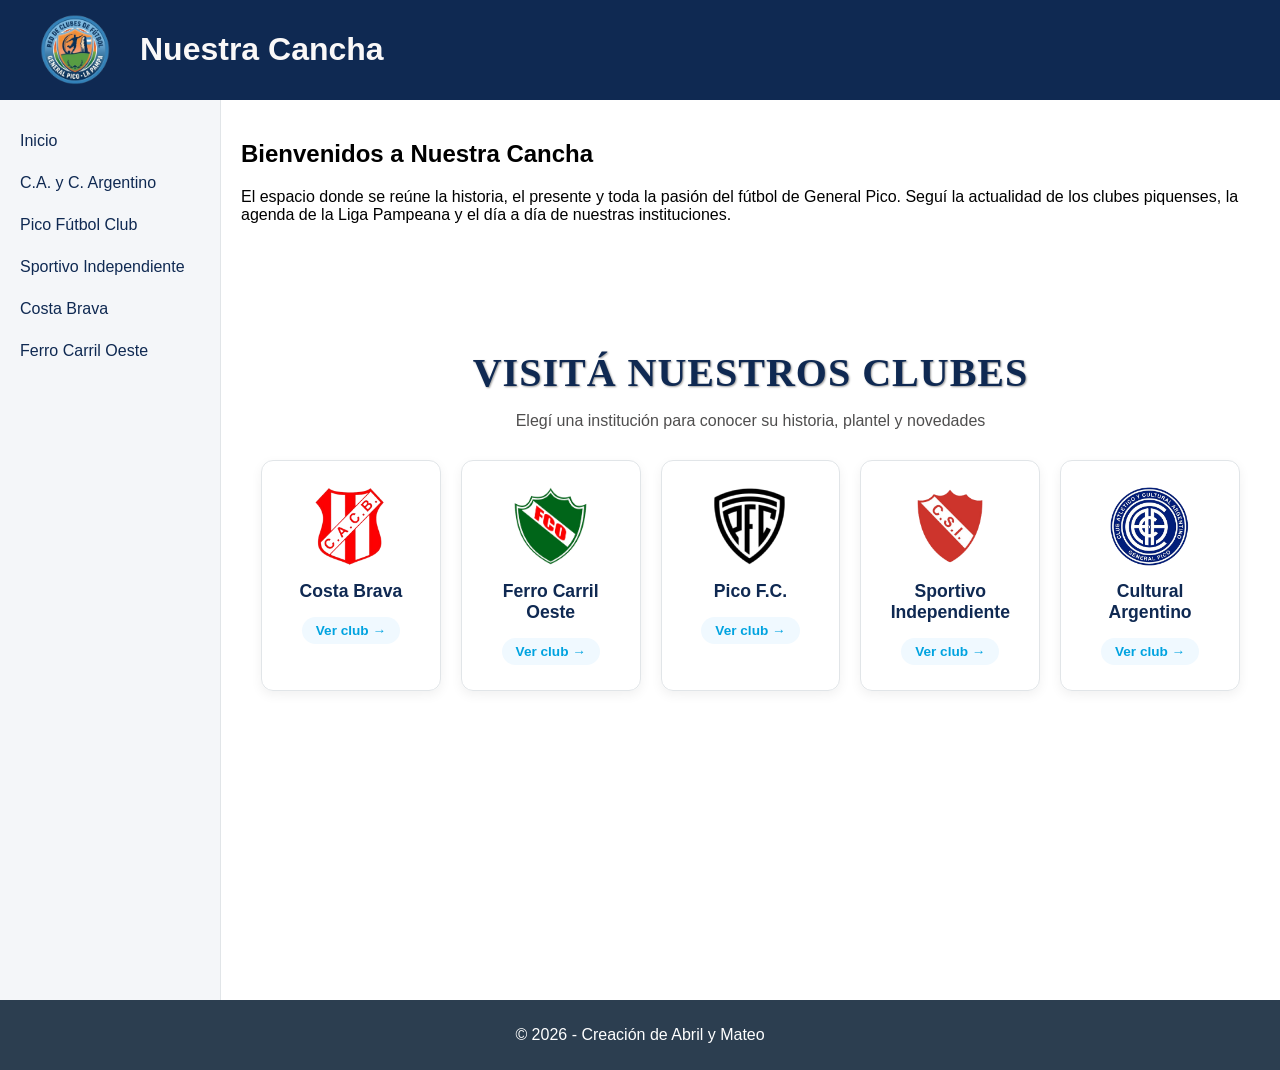
<file: Equipos Futbol/Clubes_POW-main/index.html>
<!DOCTYPE html>
<html lang="es">
<head>
    <meta charset="UTF-8">
    <meta name="viewport" content="width=device-width, initial-scale=1.0">
    <title>Equipos_futbol</title>
    <link rel="stylesheet" href="css/style.css">
    <link rel="icon" href="./img/logo.png?v=2" type="image/png">
</head>
<body>
    <header>
        <img src="./img/logo.png" alt="logo" title="logo" id="logo">
        <h1>Nuestra Cancha</h1>
    </header>


    <div class="layout">
        <!-- Sidebar -->
        <aside class="sidebar">
        <ul>
            <li><a href="index.html">Inicio</a></li>
            <li><a href="./cayca.html">C.A. y C. Argentino</a></li>
            <li><a href="./pfc.html">Pico Fútbol Club</a></li>
            <li><a href="./independiente.html">Sportivo Independiente</a></li>
            <li><a href="./costa.html">Costa Brava</a></li>
            <li><a href="./ferro.html">Ferro Carril Oeste</a></li>
        </ul>
        </aside>

    <!-- Contenido principal -->
        <main>
        <h2>Bienvenidos a Nuestra Cancha</h2>
        <p>El espacio donde se reúne la historia, el presente y toda la pasión del fútbol de General Pico. Seguí la actualidad de los clubes piquenses, la agenda de la Liga Pampeana y el día a día de nuestras instituciones.</p>

        <br>
        <br>

        <section class="clubs-section container">
        <div class="section-header">
            <h2>Visitá nuestros clubes</h2>
            <p>Elegí una institución para conocer su historia, plantel y novedades</p>
        </div>

        <div class="clubs-grid">
            <!-- Costa Brava -->
            <a href="costa.html" class="club-card costa">
            <div class="club-logo">
                <img src="img/escudo_costa_brava.png" alt="Costa Brava">
            </div>
            <h3>Costa Brava</h3>
            <span class="btn-visit">Ver club &rarr;</span>
            </a>

            <!-- Ferro Carril Oeste -->
            <a href="ferro.html" class="club-card ferro">
            <div class="club-logo">
                <img src="img/escudo_ferro.png" alt="Ferro Carril Oeste">
            </div>
            <h3>Ferro Carril Oeste</h3>
            <span class="btn-visit">Ver club &rarr;</span>
            </a>

            <!-- Pico F.C. -->
            <a href="pfc.html" class="club-card picofc">
            <div class="club-logo">
                <img src="img/escudo_pf.png" alt="Pico F.C.">
            </div>
            <h3>Pico F.C.</h3>
            <span class="btn-visit">Ver club &rarr;</span>
            </a>

            <!-- Sportivo Independiente -->
            <a href="independiente.html" class="club-card csi">
            <div class="club-logo">
                <img src="img/escudo_independiente.png" alt="Sportivo Independiente">
            </div>
            <h3>Sportivo Independiente</h3>
            <span class="btn-visit">Ver club &rarr;</span>
            </a>

            <!-- Cultural Argentino -->
            <a href="cayca.html" class="club-card argentino">
            <div class="club-logo">
                <img src="img/escudo_arg.png" alt="Cultural Argentino">
            </div>
            <h3>Cultural Argentino</h3>
            <span class="btn-visit">Ver club &rarr;</span>
            </a>
        </div>
        </section>


        </main>
    </div>


    



    <footer>
       <p>© 2026 - Creación de Abril y Mateo</p>
    </footer>
</body>
</html>
</file>
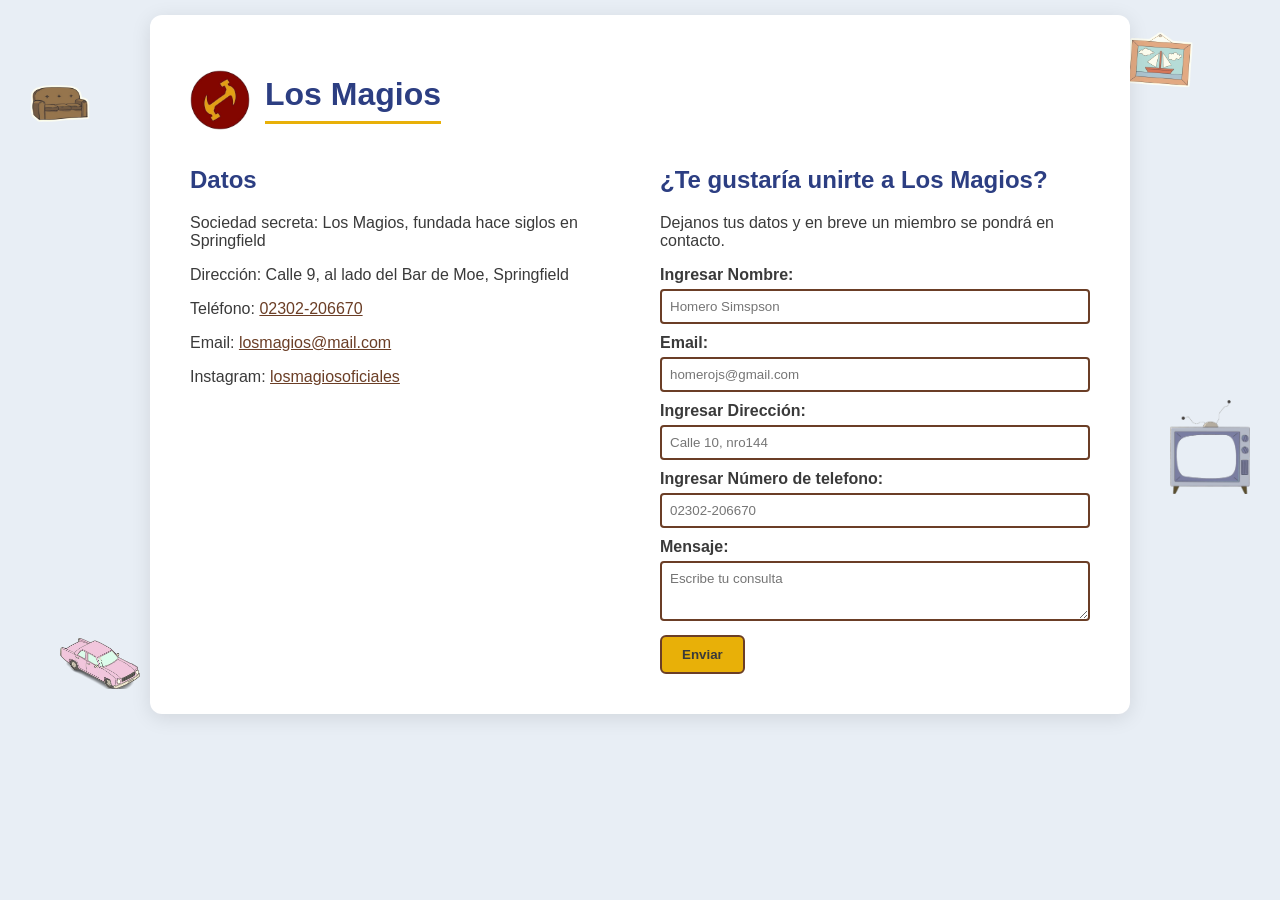
<file: Tp3 entregables/15_contacto/15_contacto/index.html>
<!DOCTYPE html>
<html lang="es">
<head>
    <meta charset="UTF-8">
    <meta name="viewport" content="width=device-width, initial-scale=1.0">
    <title>Contacto</title>
    <link rel="icon" type="image/jpeg" href="imagenes/los_magios.jpg">
    <link rel="stylesheet" href="style.css">
</head>
<body>

    <img src="imagenes/sillon.png" class="imagen-decorativa" style="top: 60px; left: 20px;" alt="Sillón decorativo">
    <img src="imagenes/tv.png" class="imagen-decorativa" style="top: 400px; right: 30px;" alt="Televisor decorativo">
    <img src="imagenes/auto.png" class="imagen-decorativa" style="bottom: 40px; left: 60px;" alt="Auto decorativo">
    <img src="imagenes/cuadro.png" class="imagen-decorativa" style="top: 20px; right: 80px;" alt="Cuadro decorativo">

    <div class="tarjeta">

        <div id="seccion-contacto">

            <div class="header-logo">
                <img src="imagenes/los_magios.jpg" alt="Logo Los Magios" class="logo">
                <h1>Los Magios</h1>
            </div>

            <div class="columnas">

                <div class="columna-datos">
                    
                    <h2>Datos</h2>
                    <p>Sociedad secreta: Los Magios, fundada hace siglos en Springfield</p>
                    <p>Dirección: Calle 9, al lado del Bar de Moe, Springfield</p>
                    <p>Teléfono: <a href="tel:02302206670">02302-206670</a></p>
                    <p>Email: <a href="mailto:losmagios@mail.com">losmagios@mail.com</a></p>
                    <p>Instagram: <a href="https://www.instagram.com/losmagiosoficiales/" target="_blank">losmagiosoficiales</a></p>
                </div>

                <div class="columna-form">

                    <h2>¿Te gustaría unirte a Los Magios?</h2>
                    <p>Dejanos tus datos y en breve un miembro se pondrá en contacto.</p>


                    <form id="formulario-contacto">
                        <label for="nombre">Ingresar Nombre: </label>
                        <input type="text" id="nombre" placeholder="Homero Simspson">

                        <label for="id_email">Email:</label>
                        <input type="email" id="id_email" placeholder="homerojs@gmail.com">

                        <label for="direccion">Ingresar Dirección: </label>
                        <input type="text" id="direccion" placeholder="Calle 10, nro144">

                        <label for="telefono">Ingresar Número de telefono: </label>
                        <input type="tel" id="telefono" placeholder="02302-206670">

                        <label for="mensaje">Mensaje:</label>
                        <textarea id="mensaje" placeholder="Escribe tu consulta"></textarea>

                        <button type="submit">Enviar</button>
                    </form>
                </div>

            </div>

        </div>

        <div id="seccion-gracias" class="oculto">
            <h1>¡Gracias!</h1>
            <p class="mensaje-principal">Lo contactaré en breve.</p>
            <p class="etiqueta-contador">Desde el 1 de julio del 2023, pasaron:</p>
            <p id="contador">Calculando...</p>
            <button id="btn-volver">Volver al curriculum</button>
            <img src="imagenes/los_magios.jpg" alt="Logo Los Magios" class="logo-gracias">
        </div>

    </div>

    <script src="script.js"></script>

</body>
</html>
</file>
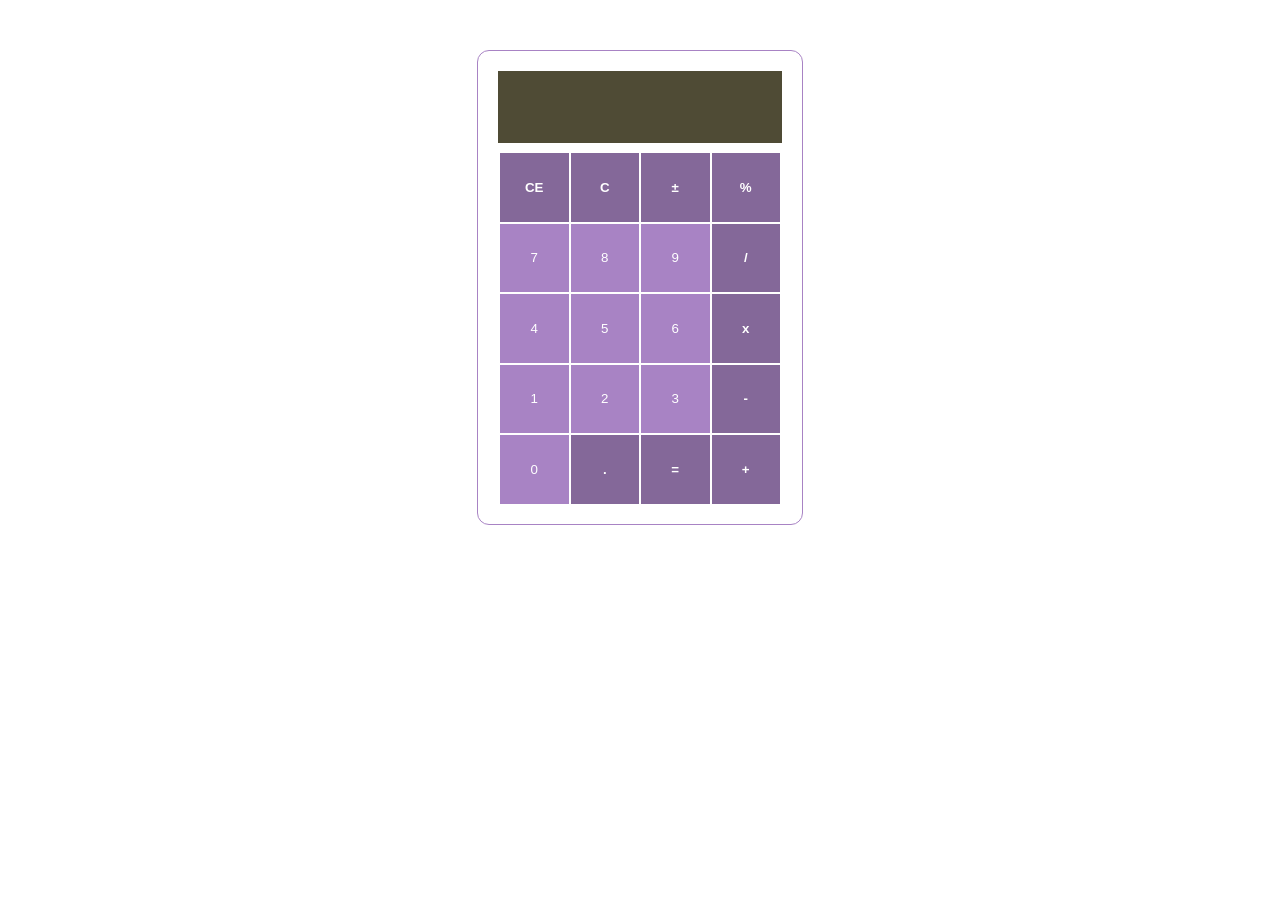
<file: Tp3 entregables/15_contacto/Ej13/index.html>
<!DOCTYPE html>
<html lang="es">

<head>
    <meta charset="UTF-8">
    <title>Calculadora</title>
    <link rel="stylesheet" href="css/style.css">
</head>

<body>

    <div class="calculadora">
        <!-- Pantalla para ver las operaciones -->
        <input type="text" id="pantalla" readonly>

        <!-- Botonera -->
        <div class="teclas">
            <button class="operador" onclick="limpiar()">CE</button>
            <button class="operador" onclick="borrar()">C</button>
            <button class="operador" onclick="agregarOperador('±')">±</button>
            <button class="operador" onclick="agregarOperador('%')">%</button>

            <button class="numero" onclick="agregarNumero('7')">7</button>
            <button class="numero" onclick="agregarNumero('8')">8</button>
            <button class="numero" onclick="agregarNumero('9')">9</button>
            <button class="operador" onclick="agregarOperador('/')">/</button>

            <button class="numero" onclick="agregarNumero('4')">4</button>
            <button class="numero" onclick="agregarNumero('5')">5</button>
            <button class="numero" onclick="agregarNumero('6')">6</button>
            <button class="operador" onclick="agregarOperador('*')">x</button>

            <button class="numero" onclick="agregarNumero('1')">1</button>
            <button class="numero" onclick="agregarNumero('2')">2</button>
            <button class="numero" onclick="agregarNumero('3')">3</button>
            <button class="operador" onclick="agregarOperador('-')">-</button>

            <button class="numero" onclick="agregarNumero('0')">0</button>
            <button class="operador" onclick="agregarNumero('.')">.</button>
            <button class="operador" onclick="calcular()">=</button>
            <button class="operador" onclick="agregarOperador('+')">+</button>
        </div>
    </div>

    <script src="js/calculadora.js"></script>
</body>

</html>
</file>
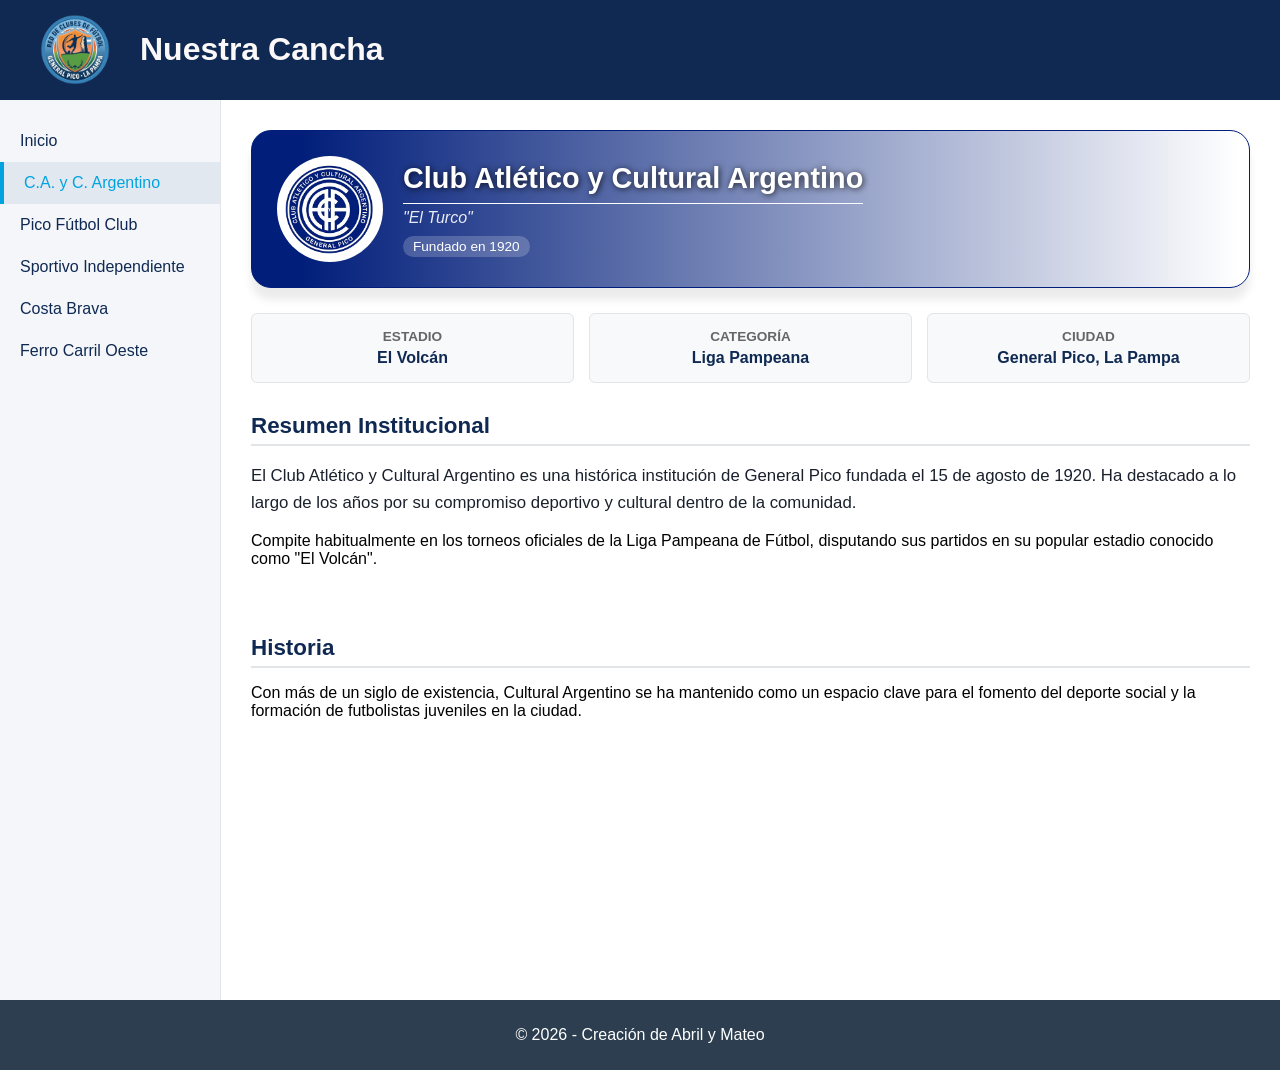
<file: Equipos Futbol/Clubes_POW-main/cayca.html>
<!DOCTYPE html>
<html lang="es">
<head>
  <meta charset="UTF-8">
  <meta name="viewport" content="width=device-width, initial-scale=1.0">
  <title>Cultural Argentino - Nuestra Cancha</title>
  <link rel="stylesheet" href="css/style.css">
  <link rel="icon" href="./img/logo.png?v=2" type="image/png">
</head>
<body>

  <header>
    <img src="./img/logo.png" alt="logo" title="logo">
    <h1>Nuestra Cancha</h1>
  </header>

  <div class="layout">
    <aside class="sidebar">
      <nav>
        <ul>
          <li><a href="index.html">Inicio</a></li>
          <li><a href="cayca.html" class="active">C.A. y C. Argentino</a></li>
          <li><a href="./pfc.html">Pico Fútbol Club</a></li>
          <li><a href="independiente.html">Sportivo Independiente</a></li>
          <li><a href="costa.html">Costa Brava</a></li>
          <li><a href="ferro.html">Ferro Carril Oeste</a></li>
        </ul>
      </nav>
    </aside>

    <main class="main-content">

      <div class="club-hero theme-argentino">
        <img src="img/escudo_arg.png" alt="Escudo Cultural Argentino" class="club-hero-shield">
        <div class="club-hero-info">
          <h1>Club Atlético y Cultural Argentino</h1>
          <p class="club-nickname">"El Turco"</p>
          <span class="club-badge">Fundado en 1920</span>
        </div>
      </div>

      <section class="club-details-grid">
        <div class="info-card">
          <h3>Estadio</h3>
          <p>El Volcán</p>
        </div>
        <div class="info-card">
          <h3>Categoría</h3>
          <p>Liga Pampeana</p>
        </div>
        <div class="info-card">
          <h3>Ciudad</h3>
          <p>General Pico, La Pampa</p>
        </div>
      </section>

      <!-- Resumen de Presentación -->
      <section class="club-section">
        <h2>Resumen Institucional</h2>
        <p class="lead-text">
          El Club Atlético y Cultural Argentino es una histórica institución de General Pico fundada el 15 de agosto de 1920. Ha destacado a lo largo de los años por su compromiso deportivo y cultural dentro de la comunidad.
        </p>
        <p>
          Compite habitualmente en los torneos oficiales de la Liga Pampeana de Fútbol, disputando sus partidos en su popular estadio conocido como "El Volcán".
        </p>
      </section>

      <br>

      <!-- Sección de Historia Completa -->
      <section class="club-section">
        <h2>Historia</h2>
        <p>
          Con más de un siglo de existencia, Cultural Argentino se ha mantenido como un espacio clave para el fomento del deporte social y la formación de futbolistas juveniles en la ciudad.
        </p>
      </section>

    </main>
  </div>

  <footer>
    <p>© 2026 - Creación de Abril y Mateo</p>
  </footer>

</body>
</html>
</file>
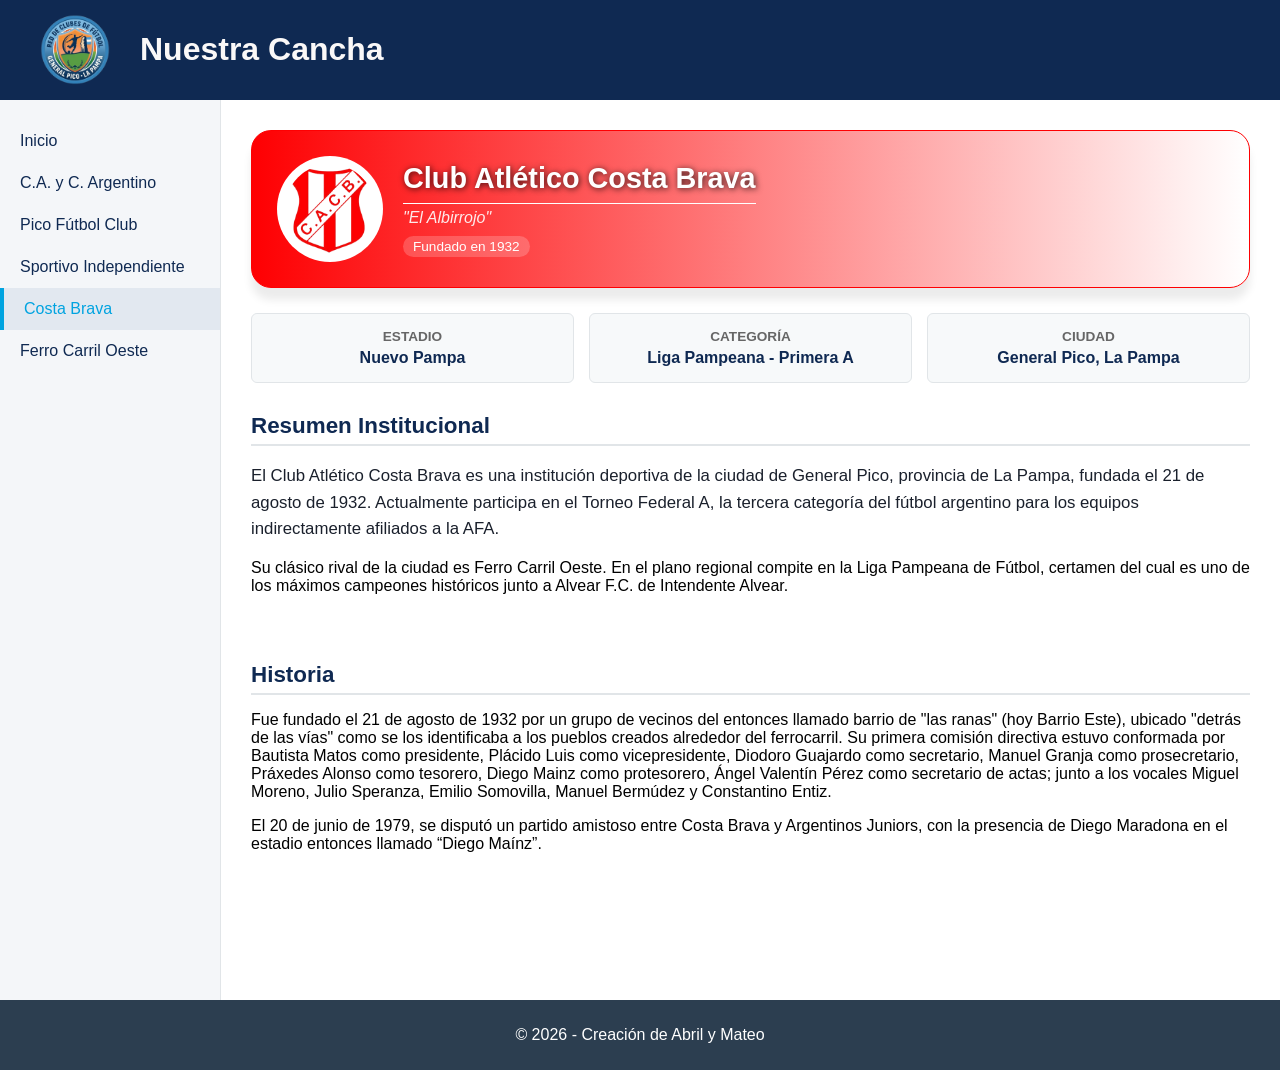
<file: Equipos Futbol/Clubes_POW-main/costa.html>
<!DOCTYPE html>
<html lang="es">
<head>
  <meta charset="UTF-8">
  <meta name="viewport" content="width=device-width, initial-scale=1.0">
  <title>Costa Brava - Nuestra Cancha</title>
  <link rel="stylesheet" href="css/style.css">
  <link rel="icon" href="./img/logo.png?v=2" type="image/png">
</head>
<body>

  <header>
    <img src="./img/logo.png" alt="logo" title="logo">
    <h1>Nuestra Cancha</h1>
  </header>

  <div class="layout">
    <aside class="sidebar">
      <nav>
        <ul>
          <li><a href="index.html">Inicio</a></li>
          <li><a href="cayca.html">C.A. y C. Argentino</a></li>
          <li><a href="./pfc.html">Pico Fútbol Club</a></li>
          <li><a href="independiente.html">Sportivo Independiente</a></li>
          <li><a href="costa.html" class="active">Costa Brava</a></li>
          <li><a href="ferro.html">Ferro Carril Oeste</a></li>
        </ul>
      </nav>
    </aside>

    <main class="main-content">

      <div class="club-hero theme-costa">
        <img src="img/escudo_costa_brava.png" alt="Escudo Costa Brava" class="club-hero-shield">
        <div class="club-hero-info">
          <h1>Club Atlético Costa Brava</h1>
          <p class="club-nickname">"El Albirrojo"</p>
          <span class="club-badge">Fundado en 1932</span>
        </div>
      </div>

      <section class="club-details-grid">
        <div class="info-card">
          <h3>Estadio</h3>
          <p>Nuevo Pampa</p>
        </div>
        <div class="info-card">
          <h3>Categoría</h3>
          <p>Liga Pampeana - Primera A</p>
        </div>
        <div class="info-card">
          <h3>Ciudad</h3>
          <p>General Pico, La Pampa</p>
        </div>
      </section>

      <!-- Resumen de Presentación -->
      <section class="club-section">
        <h2>Resumen Institucional</h2>
        <p class="lead-text">
          El Club Atlético Costa Brava es una institución deportiva de la ciudad de General Pico, provincia de La Pampa, fundada el 21 de agosto de 1932. Actualmente participa en el Torneo Federal A, la tercera categoría del fútbol argentino para los equipos indirectamente afiliados a la AFA.
        </p>
        <p>
          Su clásico rival de la ciudad es Ferro Carril Oeste. En el plano regional compite en la Liga Pampeana de Fútbol, certamen del cual es uno de los máximos campeones históricos junto a Alvear F.C. de Intendente Alvear.
        </p>
      </section>

      <br>

      <!-- Sección de Historia Completa -->
      <section class="club-section">
        <h2>Historia</h2>
        <p>
          Fue fundado el 21 de agosto de 1932 por un grupo de vecinos del entonces llamado barrio de "las ranas" (hoy Barrio Este), ubicado "detrás de las vías" como se los identificaba a los pueblos creados alrededor del ferrocarril. Su primera comisión directiva estuvo conformada por Bautista Matos como presidente, Plácido Luis como vicepresidente, Diodoro Guajardo como secretario, Manuel Granja como prosecretario, Práxedes Alonso como tesorero, Diego Mainz como protesorero, Ángel Valentín Pérez como secretario de actas; junto a los vocales Miguel Moreno, Julio Speranza, Emilio Somovilla, Manuel Bermúdez y Constantino Entiz.
        </p>
        <p>
          El 20 de junio de 1979, se disputó un partido amistoso entre Costa Brava y Argentinos Juniors, con la presencia de Diego Maradona en el estadio entonces llamado “Diego Maínz”.
        </p>
      </section>

    </main>
  </div>

  <footer>
    <p>© 2026 - Creación de Abril y Mateo</p>
  </footer>

</body>
</html>
</file>
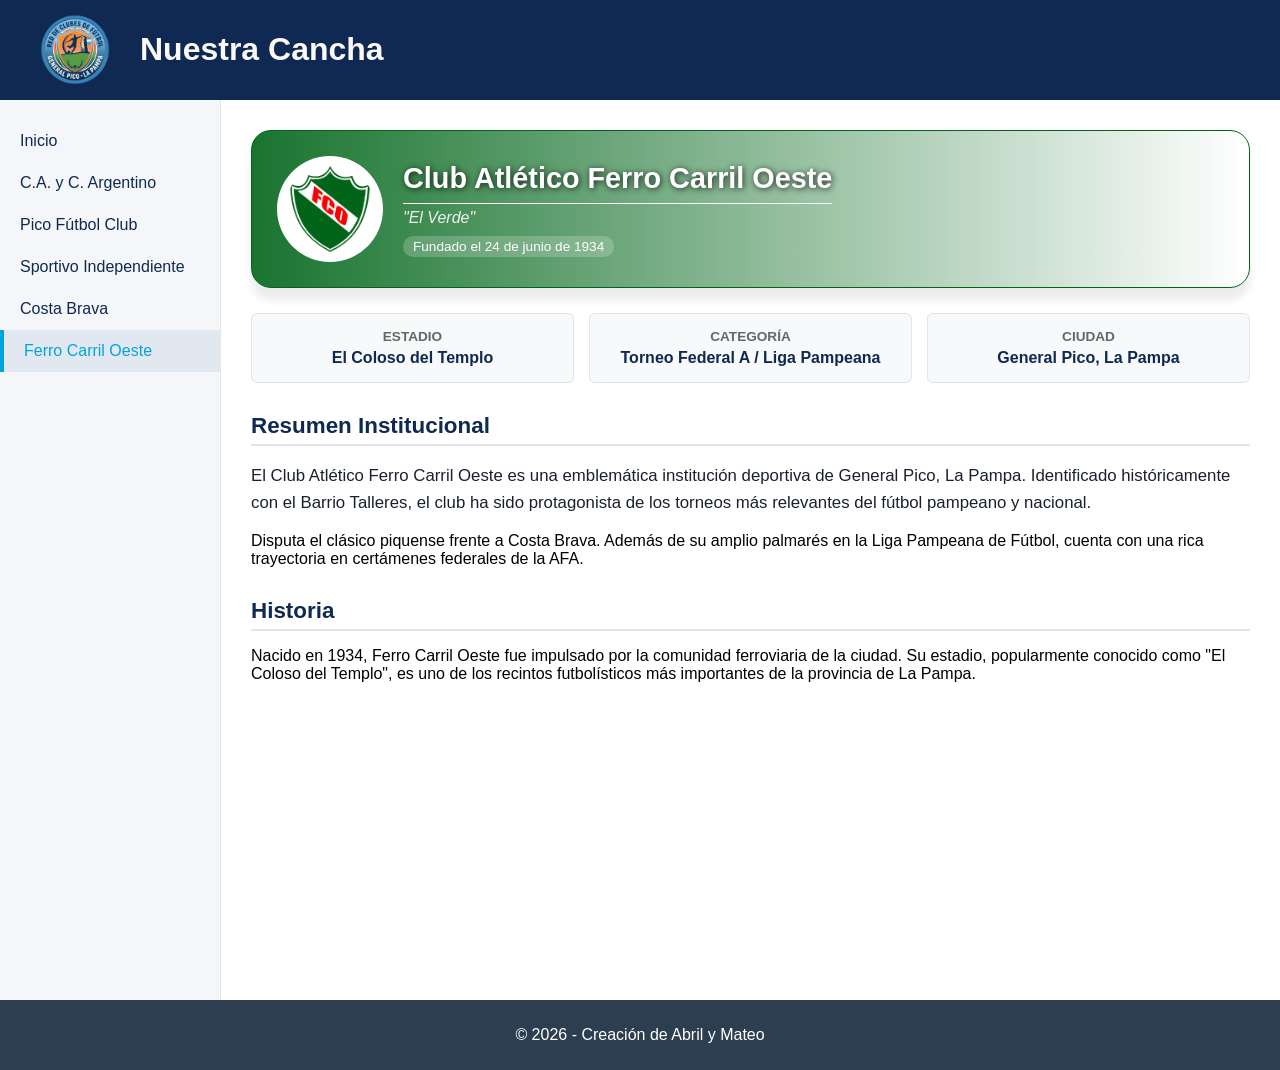
<file: Equipos Futbol/Clubes_POW-main/ferro.html>
<!DOCTYPE html>
<html lang="es">
<head>
  <meta charset="UTF-8">
  <meta name="viewport" content="width=device-width, initial-scale=1.0">
  <title>Ferro Carril Oeste - Nuestra Cancha</title>
  <link rel="stylesheet" href="css/style.css">
  <link rel="icon" href="./img/logo.png?v=2" type="image/png">
</head>
<body>

  <header>
    <img src="./img/logo.png" alt="logo" title="logo">
    <h1>Nuestra Cancha</h1>
  </header>

  <div class="layout">
    <aside class="sidebar">
      <nav>
        <ul>
          <li><a href="index.html">Inicio</a></li>
          <li><a href="cayca.html">C.A. y C. Argentino</a></li>
          <li><a href="./pfc.html">Pico Fútbol Club</a></li>
          <li><a href="independiente.html">Sportivo Independiente</a></li>
          <li><a href="costa.html">Costa Brava</a></li>
          <li><a href="ferro.html" class="active">Ferro Carril Oeste</a></li>
        </ul>
      </nav>
    </aside>

    <main class="main-content">
      <div class="club-hero theme-ferro">
        <img src="img/escudo_ferro.png" alt="Escudo Ferro Carril Oeste" class="club-hero-shield">
        <div class="club-hero-info">
          <h1>Club Atlético Ferro Carril Oeste</h1>
          <p class="club-nickname">"El Verde"</p>
          <span class="club-badge">Fundado el 24 de junio de 1934</span>
        </div>
      </div>

      <section class="club-details-grid">
        <div class="info-card">
          <h3>Estadio</h3>
          <p>El Coloso del Templo</p>
        </div>
        <div class="info-card">
          <h3>Categoría</h3>
          <p>Torneo Federal A / Liga Pampeana</p>
        </div>
        <div class="info-card">
          <h3>Ciudad</h3>
          <p>General Pico, La Pampa</p>
        </div>
      </section>

      <section class="club-section">
        <h2>Resumen Institucional</h2>
        <p class="lead-text">
          El Club Atlético Ferro Carril Oeste es una emblemática institución deportiva de General Pico, La Pampa. Identificado históricamente con el Barrio Talleres, el club ha sido protagonista de los torneos más relevantes del fútbol pampeano y nacional.
        </p>
        <p>
          Disputa el clásico piquense frente a Costa Brava. Además de su amplio palmarés en la Liga Pampeana de Fútbol, cuenta con una rica trayectoria en certámenes federales de la AFA.
        </p>
      </section>

      <section class="club-section">
        <h2>Historia</h2>
        <p>
          Nacido en 1934, Ferro Carril Oeste fue impulsado por la comunidad ferroviaria de la ciudad. Su estadio, popularmente conocido como "El Coloso del Templo", es uno de los recintos futbolísticos más importantes de la provincia de La Pampa.
        </p>
      </section>
    </main>
  </div>

  <footer>
    <p>© 2026 - Creación de Abril y Mateo</p>
  </footer>

</body>
</html>
</file>
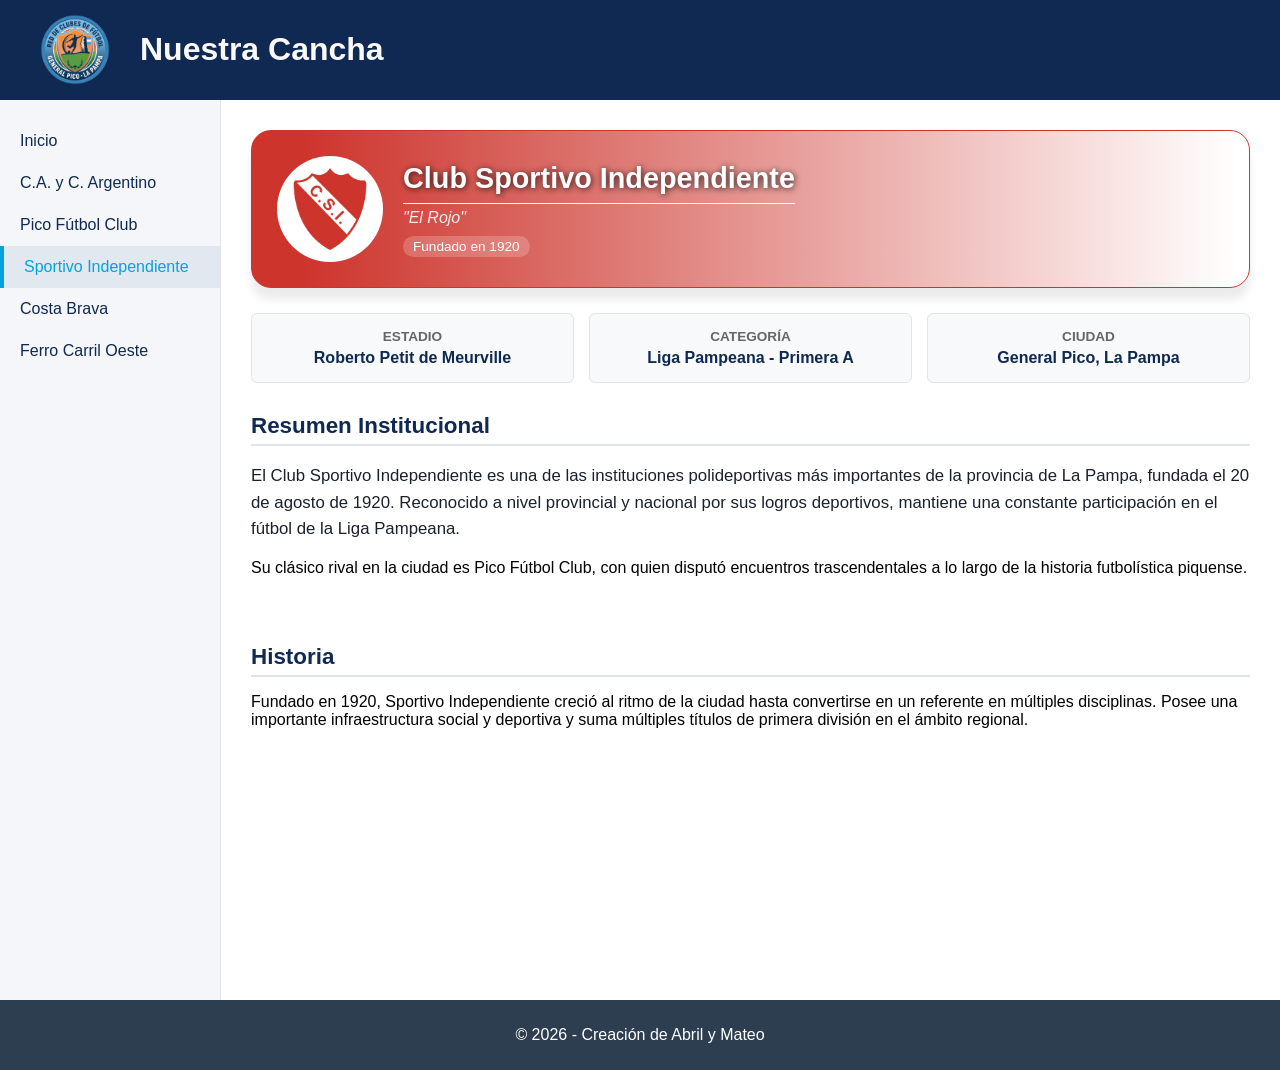
<file: Equipos Futbol/Clubes_POW-main/independiente.html>
<!DOCTYPE html>
<html lang="es">
<head>
  <meta charset="UTF-8">
  <meta name="viewport" content="width=device-width, initial-scale=1.0">
  <title>Sportivo Independiente - Nuestra Cancha</title>
  <link rel="stylesheet" href="css/style.css">
  <link rel="icon" href="./img/logo.png?v=2" type="image/png">
</head>
<body>

  <header>
    <img src="./img/logo.png" alt="logo" title="logo">
    <h1>Nuestra Cancha</h1>
  </header>

  <div class="layout">
    <aside class="sidebar">
      <nav>
        <ul>
          <li><a href="index.html">Inicio</a></li>
          <li><a href="cayca.html">C.A. y C. Argentino</a></li>
          <li><a href="./pfc.html">Pico Fútbol Club</a></li>
          <li><a href="independiente.html" class="active">Sportivo Independiente</a></li>
          <li><a href="costa.html">Costa Brava</a></li>
          <li><a href="ferro.html">Ferro Carril Oeste</a></li>
        </ul>
      </nav>
    </aside>

    <main class="main-content">

      <div class="club-hero theme-independiente">
        <img src="img/escudo_independiente.png" alt="Escudo Sportivo Independiente" class="club-hero-shield">
        <div class="club-hero-info">
          <h1>Club Sportivo Independiente</h1>
          <p class="club-nickname">"El Rojo"</p>
          <span class="club-badge">Fundado en 1920</span>
        </div>
      </div>

      <section class="club-details-grid">
        <div class="info-card">
          <h3>Estadio</h3>
          <p>Roberto Petit de Meurville</p>
        </div>
        <div class="info-card">
          <h3>Categoría</h3>
          <p>Liga Pampeana - Primera A</p>
        </div>
        <div class="info-card">
          <h3>Ciudad</h3>
          <p>General Pico, La Pampa</p>
        </div>
      </section>

      <!-- Resumen de Presentación -->
      <section class="club-section">
        <h2>Resumen Institucional</h2>
        <p class="lead-text">
          El Club Sportivo Independiente es una de las instituciones polideportivas más importantes de la provincia de La Pampa, fundada el 20 de agosto de 1920. Reconocido a nivel provincial y nacional por sus logros deportivos, mantiene una constante participación en el fútbol de la Liga Pampeana.
        </p>
        <p>
          Su clásico rival en la ciudad es Pico Fútbol Club, con quien disputó encuentros trascendentales a lo largo de la historia futbolística piquense.
        </p>
      </section>

      <br>

      <!-- Sección de Historia Completa -->
      <section class="club-section">
        <h2>Historia</h2>
        <p>
          Fundado en 1920, Sportivo Independiente creció al ritmo de la ciudad hasta convertirse en un referente en múltiples disciplinas. Posee una importante infraestructura social y deportiva y suma múltiples títulos de primera división en el ámbito regional.
        </p>
      </section>

    </main>
  </div>

  <footer>
    <p>© 2026 - Creación de Abril y Mateo</p>
  </footer>

</body>
</html>
</file>
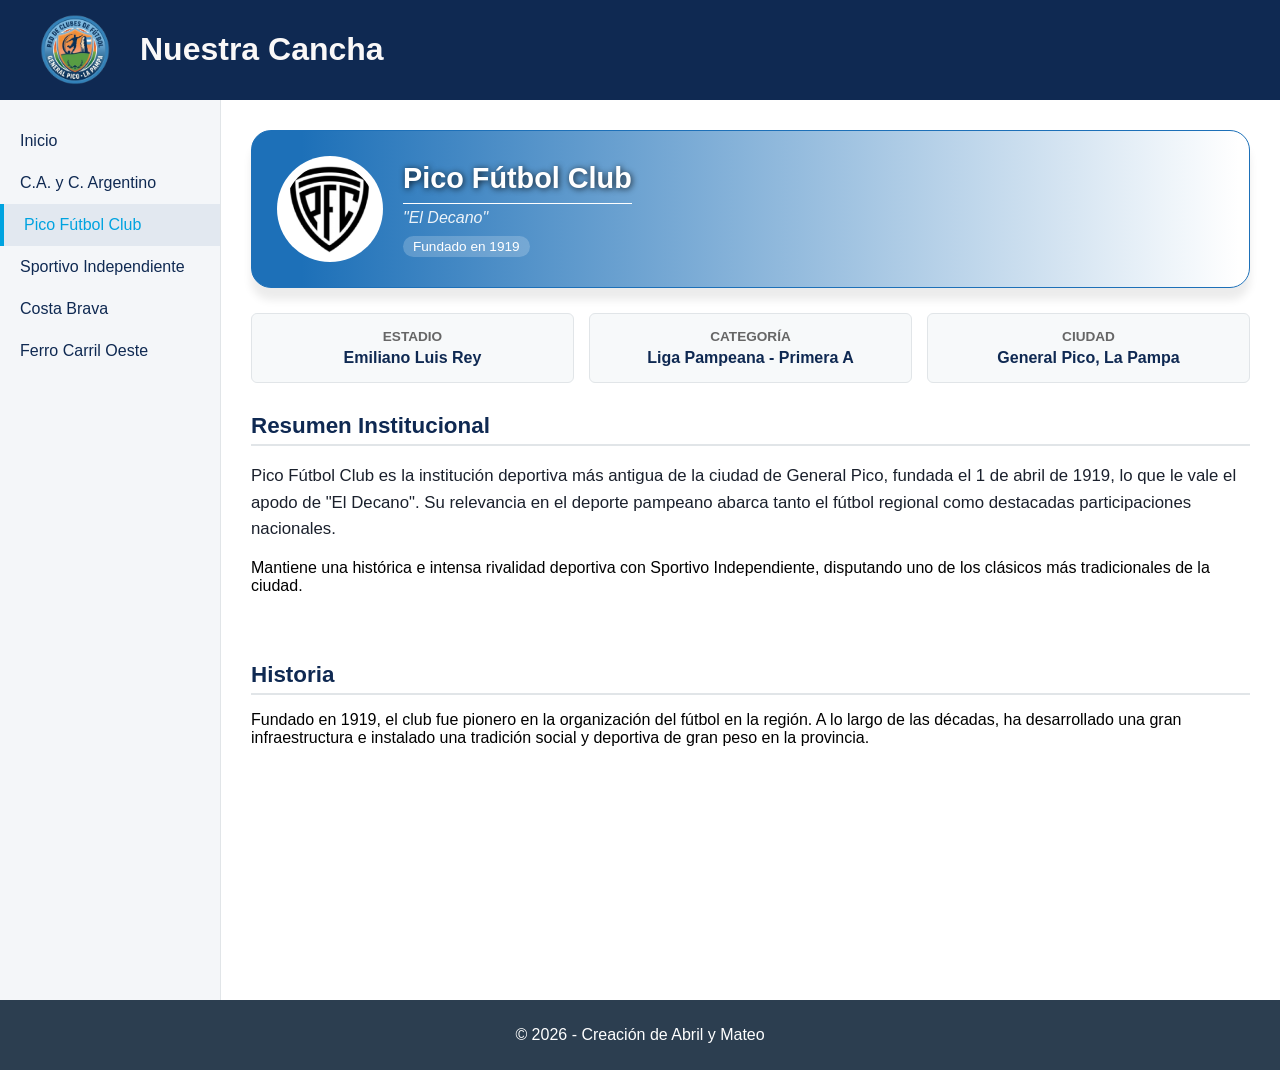
<file: Equipos Futbol/Clubes_POW-main/pfc.html>
<!DOCTYPE html>
<html lang="es">
<head>
  <meta charset="UTF-8">
  <meta name="viewport" content="width=device-width, initial-scale=1.0">
  <title>Pico Fútbol Club - Nuestra Cancha</title>
  <link rel="stylesheet" href="css/style.css">
  <link rel="icon" href="./img/logo.png?v=2" type="image/png">
</head>
<body>

  <header>
    <img src="./img/logo.png" alt="logo" title="logo">
    <h1>Nuestra Cancha</h1>
  </header>

  <div class="layout">
    <aside class="sidebar">
      <nav>
        <ul>
          <li><a href="index.html">Inicio</a></li>
          <li><a href="cayca.html">C.A. y C. Argentino</a></li>
          <li><a href="pfc.html" class="active">Pico Fútbol Club</a></li>
          <li><a href="independiente.html">Sportivo Independiente</a></li>
          <li><a href="costa.html">Costa Brava</a></li>
          <li><a href="ferro.html">Ferro Carril Oeste</a></li>
        </ul>
      </nav>
    </aside>

    <main class="main-content">

      <div class="club-hero theme-picofc">
        <img src="img/escudo_pf.png" alt="Escudo Pico FC" class="club-hero-shield">
        <div class="club-hero-info">
          <h1>Pico Fútbol Club</h1>
          <p class="club-nickname">"El Decano"</p>
          <span class="club-badge">Fundado en 1919</span>
        </div>
      </div>

      <section class="club-details-grid">
        <div class="info-card">
          <h3>Estadio</h3>
          <p>Emiliano Luis Rey</p>
        </div>
        <div class="info-card">
          <h3>Categoría</h3>
          <p>Liga Pampeana - Primera A</p>
        </div>
        <div class="info-card">
          <h3>Ciudad</h3>
          <p>General Pico, La Pampa</p>
        </div>
      </section>

      <!-- Resumen de Presentación -->
      <section class="club-section">
        <h2>Resumen Institucional</h2>
        <p class="lead-text">
          Pico Fútbol Club es la institución deportiva más antigua de la ciudad de General Pico, fundada el 1 de abril de 1919, lo que le vale el apodo de "El Decano". Su relevancia en el deporte pampeano abarca tanto el fútbol regional como destacadas participaciones nacionales.
        </p>
        <p>
          Mantiene una histórica e intensa rivalidad deportiva con Sportivo Independiente, disputando uno de los clásicos más tradicionales de la ciudad.
        </p>
      </section>

      <br>

      <!-- Sección de Historia Completa -->
      <section class="club-section">
        <h2>Historia</h2>
        <p>
          Fundado en 1919, el club fue pionero en la organización del fútbol en la región. A lo largo de las décadas, ha desarrollado una gran infraestructura e instalado una tradición social y deportiva de gran peso en la provincia.
        </p>
      </section>

    </main>
  </div>

  <footer>
    <p>© 2026 - Creación de Abril y Mateo</p>
  </footer>

</body>
</html>
</file>
<file: Equipos Futbol/Clubes_POW-main/css/style.css>
/* variables de color reutilizadas en todo el sitio */
:root {
  --azul-oscuro: #0F2952;
  --celeste: #00A3E0;
  --gris-borde: #e1e5e8;
}

/* estilos generales de la pagina */
body {
  font-family: Arial, sans-serif;
  margin: 0;
  display: flex;
  flex-direction: column;
  min-height: 100vh;
}

/* encabezado arriba con el logo */
header {
  background: var(--azul-oscuro);
  color: rgb(250, 248, 248);
  padding: 10px;
  display: flex;
  align-items: center;
}

header img {
  width: 100%;
  max-width: 130px;
}

/* pie de pagina */
footer {
  background: #2c3e50;
  color: white;
  text-align: center;
  padding: 10px;
}

/* layout del contenido con la barra lateral (usado en todas las paginas) */
.layout {
  display: flex;
  flex: 1;
  min-height: 100vh;
}

main {
  flex: 1;
  padding: 20px;
}

/* seccion de clubes de la home */
.clubs-section {
  padding: 40px 20px;
  text-align: center;
}

.section-header h2 {
  font-size: 40px;
  font-family: Georgia, 'Times New Roman', Times, serif;
  color: var(--azul-oscuro);
  margin-bottom: 5px;
  text-transform: uppercase;
  letter-spacing: 1px;
  text-shadow: rgba(0, 0, 0, 0.4) 1px 1px 2px;
}

.section-header p {
  color: #4f4e4e;
  margin-bottom: 30px;
  font-size: 1rem;
}

/* grilla de tarjetas */
.clubs-grid {
  background: #fff;
  display: grid;
  grid-template-columns: repeat(5, 1fr);
  gap: 20px;
  max-width: 1200px;
  margin: 0;
}

/* tarjeta individual de club */
.club-card {
  background: linear-gradient(rgba(255, 255, 255, 0.5)), url("../img/fondoTarjetas.png") no-repeat center / cover;
  border-radius: 12px;
  padding: 25px 15px;
  text-decoration: none;
  color: var(--azul-oscuro);
  box-shadow: 0 4px 12px rgba(0, 0, 0, 0.06);
  border: 1px solid var(--gris-borde);
  display: flex;
  flex-direction: column;
  align-items: center;
  transition: transform 0.25s ease, box-shadow 0.25s ease, border-color 0.25s ease;
}

.club-card:hover {
  transform: translateY(-6px);
  box-shadow: 0 10px 20px rgba(0, 0, 0, 0.12);
  border-color: var(--celeste);
}

/* logo del club en la tarjeta */
.club-logo {
  width: 80px;
  height: 80px;
  margin-bottom: 15px;
  display: flex;
  align-items: center;
  justify-content: center;
}

.club-logo img {
  max-width: 100%;
  max-height: 100%;
  object-fit: contain;
}

.club-card h3 {
  font-size: 1.1rem;
  margin: 0 0 15px 0;
  font-weight: bold;
}

/* boton adentro de la tarjeta */
.btn-visit {
  font-size: 0.85rem;
  font-weight: bold;
  color: var(--celeste);
  background-color: #f0f9ff;
  padding: 6px 14px;
  border-radius: 20px;
  transition: background-color 0.2s ease, color 0.2s ease;
}

.club-card:hover .btn-visit {
  background-color: var(--celeste);
  color: #ffffff;
}

/* cabecera principal del club */
.club-hero {
  display: flex;
  align-items: center;
  gap: 20px;
  padding: 25px;
  border-radius: 20px;
  color: #ffffff;
  margin-bottom: 25px;
  box-shadow: 0 12px 8px rgba(0, 0, 0, 0.08);
}

/* h1 del hero: unifica tamaño, margen y efectos de texto en una sola regla */
.club-hero-info h1 {
  margin: 0 0 5px 0;
  font-size: 1.8rem;
  text-shadow: 1px 1px 6px rgba(0, 0, 0, 0.8);
  border-bottom: 1px solid white;
  padding-bottom: 8px;
}

.club-hero-shield {
  width: 90px;
  height: 90px;
  object-fit: contain;
  background: #ffffff;
  padding: 8px;
  border-radius: 50%;
}

.club-nickname {
  margin: 0 0 10px 0;
  font-style: italic;
  opacity: 0.9;
}

.club-badge {
  background: rgba(255, 255, 255, 0.2);
  padding: 3px 10px;
  border-radius: 12px;
  font-size: 0.85rem;
}

/* colores tematicos de cada club */
.theme-costa {
  background: linear-gradient(to left, rgb(255, 255, 255), rgb(254, 0, 2));
  border: 1.5px solid rgb(254, 0, 2);
}

.theme-ferro {
  background: linear-gradient(to right, rgba(0, 101, 25, 0.9), rgba(255, 255, 255, 0.8));
  border: 1px solid rgb(0, 101, 25);
}

.theme-picofc {
  background: linear-gradient(to left, rgb(255, 255, 255) 1%, rgb(29, 112, 184) 95%);
  border: 1px solid rgb(29, 112, 184);
}

.theme-independiente {
  background: linear-gradient(to left, rgb(255, 255, 255) 1%, rgb(205, 52, 44) 95%);
  border: 1.5px solid rgb(205, 52, 44);
}

.theme-argentino {
  background: linear-gradient(to left, rgb(255, 255, 255) 1%, rgb(1, 30, 122) 95%);
  border: 1px solid rgb(1, 30, 122);
}

/* grilla de ficha tecnica */
.club-details-grid {
  display: grid;
  grid-template-columns: repeat(auto-fit, minmax(180px, 1fr));
  gap: 15px;
  margin-bottom: 30px;
}

.info-card {
  background: #f7f9fa;
  border: 1px solid var(--gris-borde);
  border-radius: 6px;
  padding: 15px;
  text-align: center;
}

.info-card h3 {
  margin: 0 0 5px 0;
  font-size: 0.85rem;
  color: #666;
  text-transform: uppercase;
}

.info-card p {
  margin: 0;
  font-weight: bold;
  color: var(--azul-oscuro);
}

/* barra lateral del menu */
.sidebar {
  width: 100%;
  max-width: 220px;
  background-color: #f4f6f9;
  border-right: 1px solid var(--gris-borde);
  padding: 20px 0;
}

.sidebar ul {
  list-style: none;
  /* saca los puntos de la lista */
  padding: 0;
  margin: 0;
}

.sidebar a {
  display: block;
  padding: 12px 20px;
  color: var(--azul-oscuro);
  text-decoration: none;
  font-weight: 500;
}

/* efecto al pasar por arriba del link */
.sidebar a:hover,
.sidebar a.active {
  background-color: #e2e8f0;
  color: var(--celeste);
  border-left: 4px solid var(--celeste);
}

/* area de contenido principal */
.main-content {
  flex: 1;
  padding: 30px;
  background-color: #ffffff;
}

/* estilo para el texto principal del resumen */
.lead-text {
  font-size: 1.05rem;
  line-height: 1.6;
  color: #1a202c;
  margin-bottom: 15px;
}

.club-section {
  margin-bottom: 30px;
}

.club-section h2 {
  font-size: 1.4rem;
  color: var(--azul-oscuro);
  margin-bottom: 12px;
  border-bottom: 2px solid var(--gris-borde);
  padding-bottom: 5px;
}
</file>
<file: Tp3 entregables/15_contacto/15_contacto/style.css>
/* Variables de colores */
:root {
  --color-fondo: #E8EEF5;
  --color-texto: #3A3A3A;
  --color-titulo: #2C3E82;
  --color-acento: #E8B008;
  --color-borde: #6B3E26;
  --color-input: #FFFFFF;
}

body {
  background-color: var(--color-fondo);
  color: var(--color-texto);
  font-family: Arial, sans-serif;
  margin: 0;
  padding: 15px 20px;
  display: flex;
  justify-content: center;
  position: relative;
}

.tarjeta {
  background-color: white;
  border-radius: 12px;
  box-shadow: 0 4px 20px rgba(0,0,0,0.1);
  padding: 40px;
  max-width: 900px;
  width: 100%;
  position: relative;
  z-index: 1;
}

.columnas {
  display: flex;
  gap: 40px;
  flex-wrap: wrap;
}

.columna-datos, .columna-form {
  flex: 1;
  min-width: 250px;
}

h1, h2 {
  color: var(--color-titulo);
}

h1 {
  border-bottom: 3px solid var(--color-acento);
  padding-bottom: 8px;
}

label {
  display: block;
  margin-bottom: 5px;
  font-weight: bold;
}

input, textarea {
  background-color: var(--color-input);
  border: 2px solid var(--color-borde);
  border-radius: 4px;
  padding: 8px;
  color: var(--color-texto);
  font-family: Arial, sans-serif;
  width: 100%;
  margin-bottom: 10px;
  box-sizing: border-box;
}

textarea {
  height: 60px;
}

button {
  background-color: var(--color-acento);
  color: var(--color-texto);
  border: 2px solid var(--color-borde);
  padding: 10px 20px;
  border-radius: 6px;
  font-weight: bold;
  cursor: pointer;
}

button:hover {
  background-color: var(--color-borde);
  color: var(--color-fondo);
}

a {
  color: var(--color-borde);
}

a:hover {
  color: var(--color-acento);
}

.oculto {
  display: none;
}

#seccion-gracias {
  text-align: center;
  margin-top: 40px;
  padding: 20px;
}

#seccion-gracias p {
  margin-bottom: 10px;
}

#seccion-gracias h1 {
  margin-bottom: 5px;
}

.mensaje-principal {
  font-size: 20px;
  font-weight: bold;
  color: var(--color-titulo);
  margin-bottom: 20px;
}

#contador {
  font-size: 24px;
  font-weight: bold;
  color: var(--color-acento);
  background-color: var(--color-input);
  border: 2px solid var(--color-borde);
  border-radius: 6px;
  padding: 15px;
  display: inline-block;
  margin-top: 15px;
}


#btn-volver {
  background-color: #8B1E3F;
  color: white;
  display: block;
  margin: 20px auto 0;
}

.imagen-decorativa {
  position: absolute;
  width: 80px;
  opacity: 0.85;
  z-index: 0;
  filter: sepia(40%) saturate(120%);
}

.logo-gracias {
  max-width: 200px;
  display: block;
  margin: 25px auto 0;
  border-radius: 8px;
}


.header-logo {
  display: flex;
  align-items: center;
  gap: 15px;
}

.logo {
  width: 60px;
  height: 60px;
  border-radius: 50%;
  object-fit: cover;
}
</file>
<file: Tp3 entregables/15_contacto/Ej13/css/style.css>
.calculadora {
    display: flex;
    flex-direction: column;
    align-items: center;
    width: fit-content;
    margin: 50px auto;
    border: 1px solid #a883c4;
    border-radius: 12px;
    padding: 20px;
}

.teclas {
    display: grid;
    grid-template-columns: repeat(4, 1fr);
    width: 280px;
    gap: 2px;
    align-items: center;
}

.teclas button {
    aspect-ratio: 1/1;
    border: none;
    color: #fff
}

.numero {
    background-color: #a883c4;
}

.operador {
    background-color: #846899;
    font-weight: 700;
}

#pantalla {
    background-color: rgb(79, 75, 53);
    border: none;
    width: 100%;
    max-width: 280px;
    aspect-ratio: 1/0.25;
    margin-bottom: 10px;
    text-align: right;
    font-size: 30px;
}
</file>
